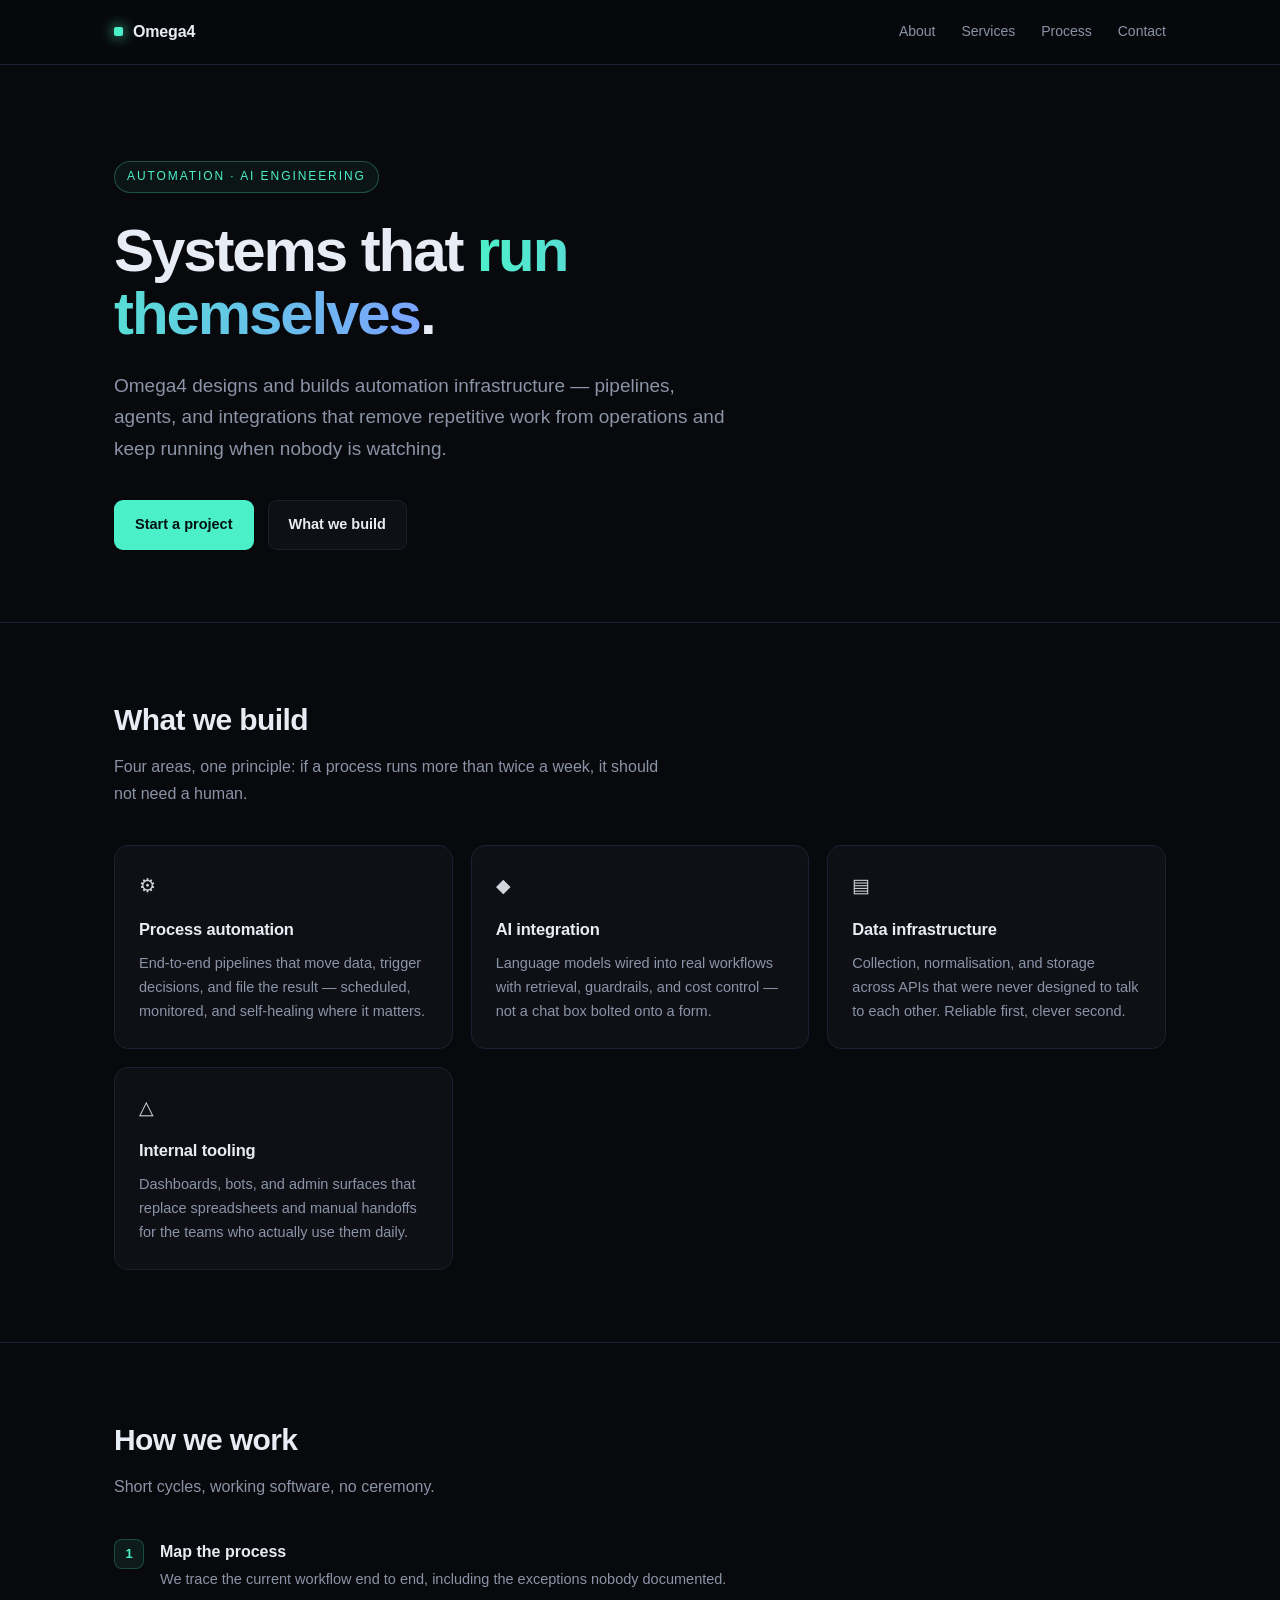
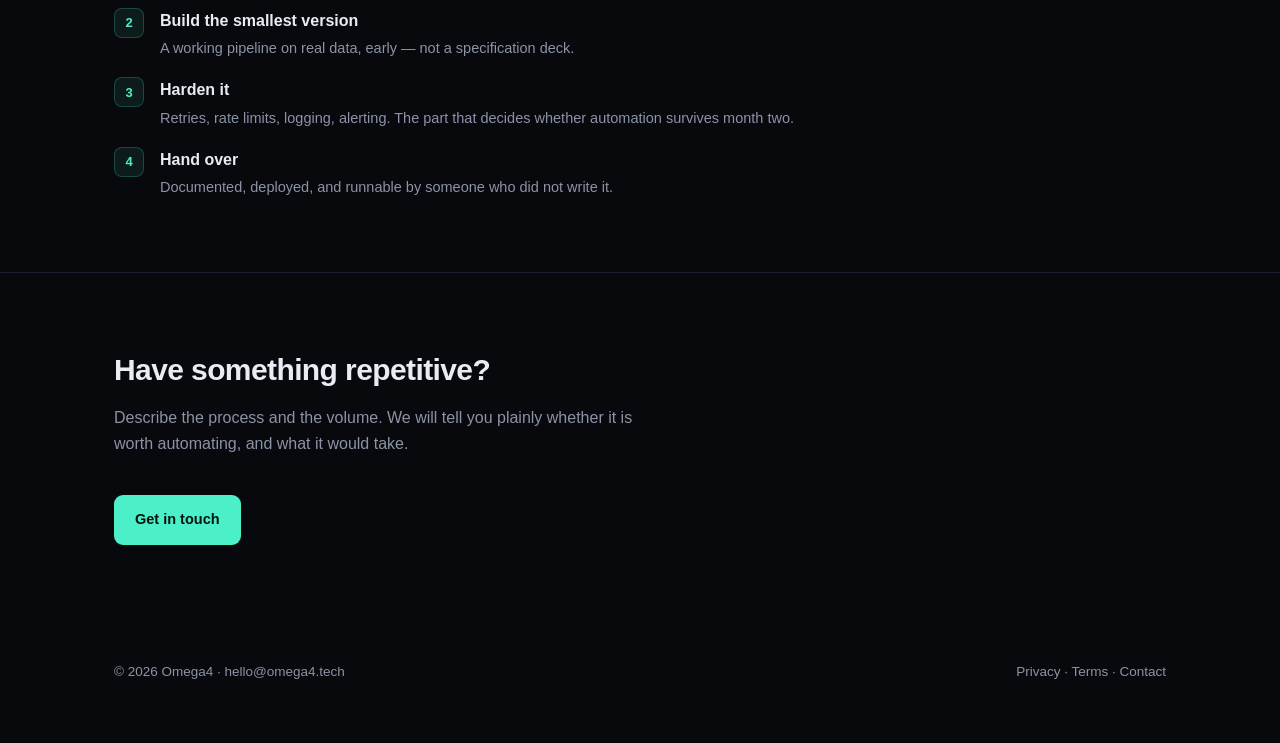
<file: index.html>
<!DOCTYPE html>
<html lang="en">
<head>
<meta charset="utf-8">
<meta name="viewport" content="width=device-width,initial-scale=1">
<title>Omega4 — Automation & AI Engineering</title>
<meta name="description" content="Omega4 builds automation infrastructure: process pipelines, AI integration, data plumbing, and internal tooling that runs without supervision.">
<link rel="canonical" href="https://omega4.tech/">
<meta property="og:title" content="Omega4 — Automation & AI Engineering">
<meta property="og:description" content="Omega4 builds automation infrastructure: process pipelines, AI integration, data plumbing, and internal tooling that runs without supervision.">
<meta property="og:type" content="website">
<meta property="og:url" content="https://omega4.tech/">
<meta name="theme-color" content="#08090c">
<link rel="icon" href="data:image/svg+xml,%3Csvg xmlns='http://www.w3.org/2000/svg' viewBox='0 0 32 32'%3E%3Crect width='32' height='32' rx='7' fill='%2308090c'/%3E%3Crect x='9' y='9' width='14' height='14' rx='3' fill='%234cf0c8'/%3E%3C/svg%3E">
<link rel="stylesheet" href="/assets/style.css">
</head>
<body>
<header>
  <div class="wrap"><nav>
    <a class="brand" href="/"><span class="dot"></span>Omega4</a>
    <ul>
      <li><a href="/about.html">About</a></li>
      <li><a href="/#services">Services</a></li>
      <li class="hide-sm"><a href="/#process">Process</a></li>
      <li><a href="/contact.html">Contact</a></li>
    </ul>
  </nav></div>
</header>

<main>
<div class="hero"><div class="wrap">
  <span class="eyebrow">Automation &middot; AI Engineering</span>
  <h1>Systems that <span class="grad">run themselves</span>.</h1>
  <p class="lede">Omega4 designs and builds automation infrastructure &mdash; pipelines, agents, and integrations that remove repetitive work from operations and keep running when nobody is watching.</p>
  <div class="cta">
    <a class="btn btn-p" href="/contact.html">Start a project</a>
    <a class="btn btn-s" href="/#services">What we build</a>
  </div>
</div></div>

<section id="services"><div class="wrap">
  <h2>What we build</h2>
  <p class="sub">Four areas, one principle: if a process runs more than twice a week, it should not need a human.</p>
  <div class="grid">
    <div class="card"><span class="ico">&#9881;</span><h3>Process automation</h3><p>End-to-end pipelines that move data, trigger decisions, and file the result &mdash; scheduled, monitored, and self-healing where it matters.</p></div>
    <div class="card"><span class="ico">&#9670;</span><h3>AI integration</h3><p>Language models wired into real workflows with retrieval, guardrails, and cost control &mdash; not a chat box bolted onto a form.</p></div>
    <div class="card"><span class="ico">&#9636;</span><h3>Data infrastructure</h3><p>Collection, normalisation, and storage across APIs that were never designed to talk to each other. Reliable first, clever second.</p></div>
    <div class="card"><span class="ico">&#9651;</span><h3>Internal tooling</h3><p>Dashboards, bots, and admin surfaces that replace spreadsheets and manual handoffs for the teams who actually use them daily.</p></div>
  </div>
</div></section>

<section id="process"><div class="wrap">
  <h2>How we work</h2>
  <p class="sub">Short cycles, working software, no ceremony.</p>
  <div class="steps">
    <div class="step"><span class="n"></span><div><b>Map the process</b><p>We trace the current workflow end to end, including the exceptions nobody documented.</p></div></div>
    <div class="step"><span class="n"></span><div><b>Build the smallest version</b><p>A working pipeline on real data, early &mdash; not a specification deck.</p></div></div>
    <div class="step"><span class="n"></span><div><b>Harden it</b><p>Retries, rate limits, logging, alerting. The part that decides whether automation survives month two.</p></div></div>
    <div class="step"><span class="n"></span><div><b>Hand over</b><p>Documented, deployed, and runnable by someone who did not write it.</p></div></div>
  </div>
</div></section>

<section style="border-bottom:none"><div class="wrap">
  <h2>Have something repetitive?</h2>
  <p class="sub">Describe the process and the volume. We will tell you plainly whether it is worth automating, and what it would take.</p>
  <a class="btn btn-p" href="/contact.html">Get in touch</a>
</div></section>
</main>
<footer>
  <div class="wrap"><div class="row">
    <div>&copy; <span id="y">2026</span> Omega4 &middot; <a href="mailto:hello@omega4.tech">hello@omega4.tech</a></div>
    <div><a href="/privacy.html">Privacy</a> &middot; <a href="/terms.html">Terms</a> &middot; <a href="/contact.html">Contact</a></div>
  </div></div>
  <script>document.getElementById('y').textContent=new Date().getFullYear();</script>
</footer>
</body>
</html>
</file>
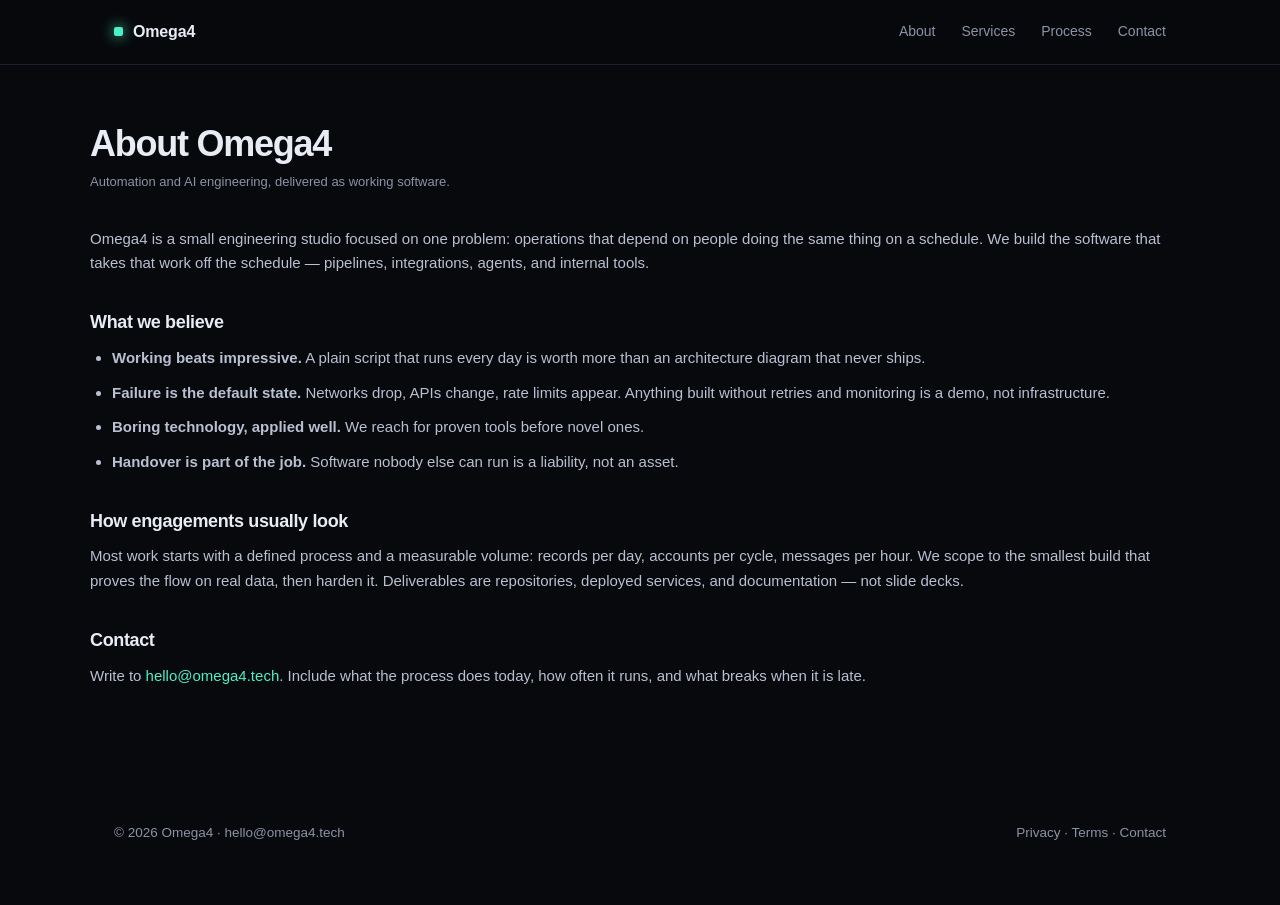
<file: about.html>
<!DOCTYPE html>
<html lang="en">
<head>
<meta charset="utf-8">
<meta name="viewport" content="width=device-width,initial-scale=1">
<title>About — Omega4</title>
<meta name="description" content="Omega4 is an engineering studio building automation pipelines, AI integrations, and internal tooling that run without supervision.">
<link rel="canonical" href="https://omega4.tech/about.html">
<meta property="og:title" content="About — Omega4">
<meta property="og:description" content="Omega4 is an engineering studio building automation pipelines, AI integrations, and internal tooling that run without supervision.">
<meta property="og:type" content="website">
<meta property="og:url" content="https://omega4.tech/about.html">
<meta name="theme-color" content="#08090c">
<link rel="icon" href="data:image/svg+xml,%3Csvg xmlns='http://www.w3.org/2000/svg' viewBox='0 0 32 32'%3E%3Crect width='32' height='32' rx='7' fill='%2308090c'/%3E%3Crect x='9' y='9' width='14' height='14' rx='3' fill='%234cf0c8'/%3E%3C/svg%3E">
<link rel="stylesheet" href="/assets/style.css">
</head>
<body>
<header>
  <div class="wrap"><nav>
    <a class="brand" href="/"><span class="dot"></span>Omega4</a>
    <ul>
      <li><a href="/about.html">About</a></li>
      <li><a href="/#services">Services</a></li>
      <li class="hide-sm"><a href="/#process">Process</a></li>
      <li><a href="/contact.html">Contact</a></li>
    </ul>
  </nav></div>
</header>

<main><div class="wrap legal">
  <h1>About Omega4</h1>
  <p class="meta">Automation and AI engineering, delivered as working software.</p>
  <p>Omega4 is a small engineering studio focused on one problem: operations that depend on people doing the same thing on a schedule. We build the software that takes that work off the schedule &mdash; pipelines, integrations, agents, and internal tools.</p>
  <h2>What we believe</h2>
  <ul>
    <li><b>Working beats impressive.</b> A plain script that runs every day is worth more than an architecture diagram that never ships.</li>
    <li><b>Failure is the default state.</b> Networks drop, APIs change, rate limits appear. Anything built without retries and monitoring is a demo, not infrastructure.</li>
    <li><b>Boring technology, applied well.</b> We reach for proven tools before novel ones.</li>
    <li><b>Handover is part of the job.</b> Software nobody else can run is a liability, not an asset.</li>
  </ul>
  <h2>How engagements usually look</h2>
  <p>Most work starts with a defined process and a measurable volume: records per day, accounts per cycle, messages per hour. We scope to the smallest build that proves the flow on real data, then harden it. Deliverables are repositories, deployed services, and documentation &mdash; not slide decks.</p>
  <h2>Contact</h2>
  <p>Write to <a href="mailto:hello@omega4.tech">hello@omega4.tech</a>. Include what the process does today, how often it runs, and what breaks when it is late.</p>
</div></main>
<footer>
  <div class="wrap"><div class="row">
    <div>&copy; <span id="y">2026</span> Omega4 &middot; <a href="mailto:hello@omega4.tech">hello@omega4.tech</a></div>
    <div><a href="/privacy.html">Privacy</a> &middot; <a href="/terms.html">Terms</a> &middot; <a href="/contact.html">Contact</a></div>
  </div></div>
  <script>document.getElementById('y').textContent=new Date().getFullYear();</script>
</footer>
</body>
</html>
</file>
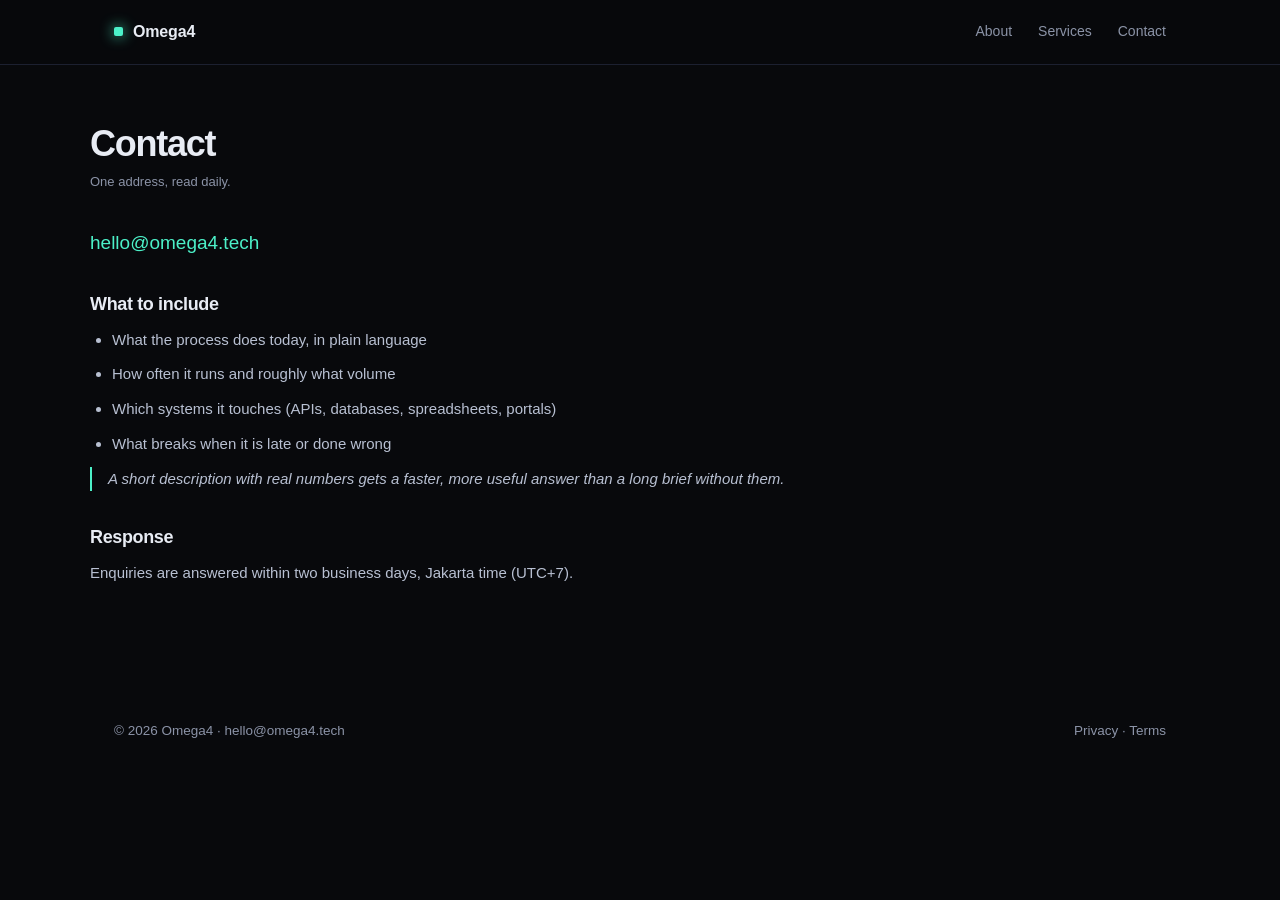
<file: contact.html>
<!DOCTYPE html>
<html lang="en">
<head>
<meta charset="utf-8">
<meta name="viewport" content="width=device-width,initial-scale=1">
<title>Contact — Omega4</title>
<meta name="description" content="Contact Omega4 about automation, AI integration, and internal tooling projects.">
<link rel="canonical" href="https://omega4.tech/contact.html">
<meta name="theme-color" content="#08090c">
<link rel="icon" href="data:image/svg+xml,%3Csvg xmlns='http://www.w3.org/2000/svg' viewBox='0 0 32 32'%3E%3Crect width='32' height='32' rx='7' fill='%2308090c'/%3E%3Crect x='9' y='9' width='14' height='14' rx='3' fill='%234cf0c8'/%3E%3C/svg%3E">
<link rel="stylesheet" href="/assets/style.css">
</head>
<body>
<header><div class="wrap"><nav>
  <a class="brand" href="/"><span class="dot"></span>Omega4</a>
  <ul><li><a href="/about.html">About</a></li><li><a href="/#services">Services</a></li><li><a href="/contact.html">Contact</a></li></ul>
</nav></div></header>

<main><div class="wrap legal">
  <h1>Contact</h1>
  <p class="meta">One address, read daily.</p>
  <p style="font-size:19px;margin:26px 0"><a href="mailto:hello@omega4.tech">hello@omega4.tech</a></p>
  <h2>What to include</h2>
  <ul>
    <li>What the process does today, in plain language</li>
    <li>How often it runs and roughly what volume</li>
    <li>Which systems it touches (APIs, databases, spreadsheets, portals)</li>
    <li>What breaks when it is late or done wrong</li>
  </ul>
  <p class="note">A short description with real numbers gets a faster, more useful answer than a long brief without them.</p>
  <h2>Response</h2>
  <p>Enquiries are answered within two business days, Jakarta time (UTC+7).</p>
</div></main>
<footer><div class="wrap"><div class="row">
  <div>&copy; <span id="y">2026</span> Omega4 &middot; <a href="mailto:hello@omega4.tech">hello@omega4.tech</a></div>
  <div><a href="/privacy.html">Privacy</a> &middot; <a href="/terms.html">Terms</a></div>
</div></div>
<script>document.getElementById('y').textContent=new Date().getFullYear();</script></footer>
</body></html>
</file>
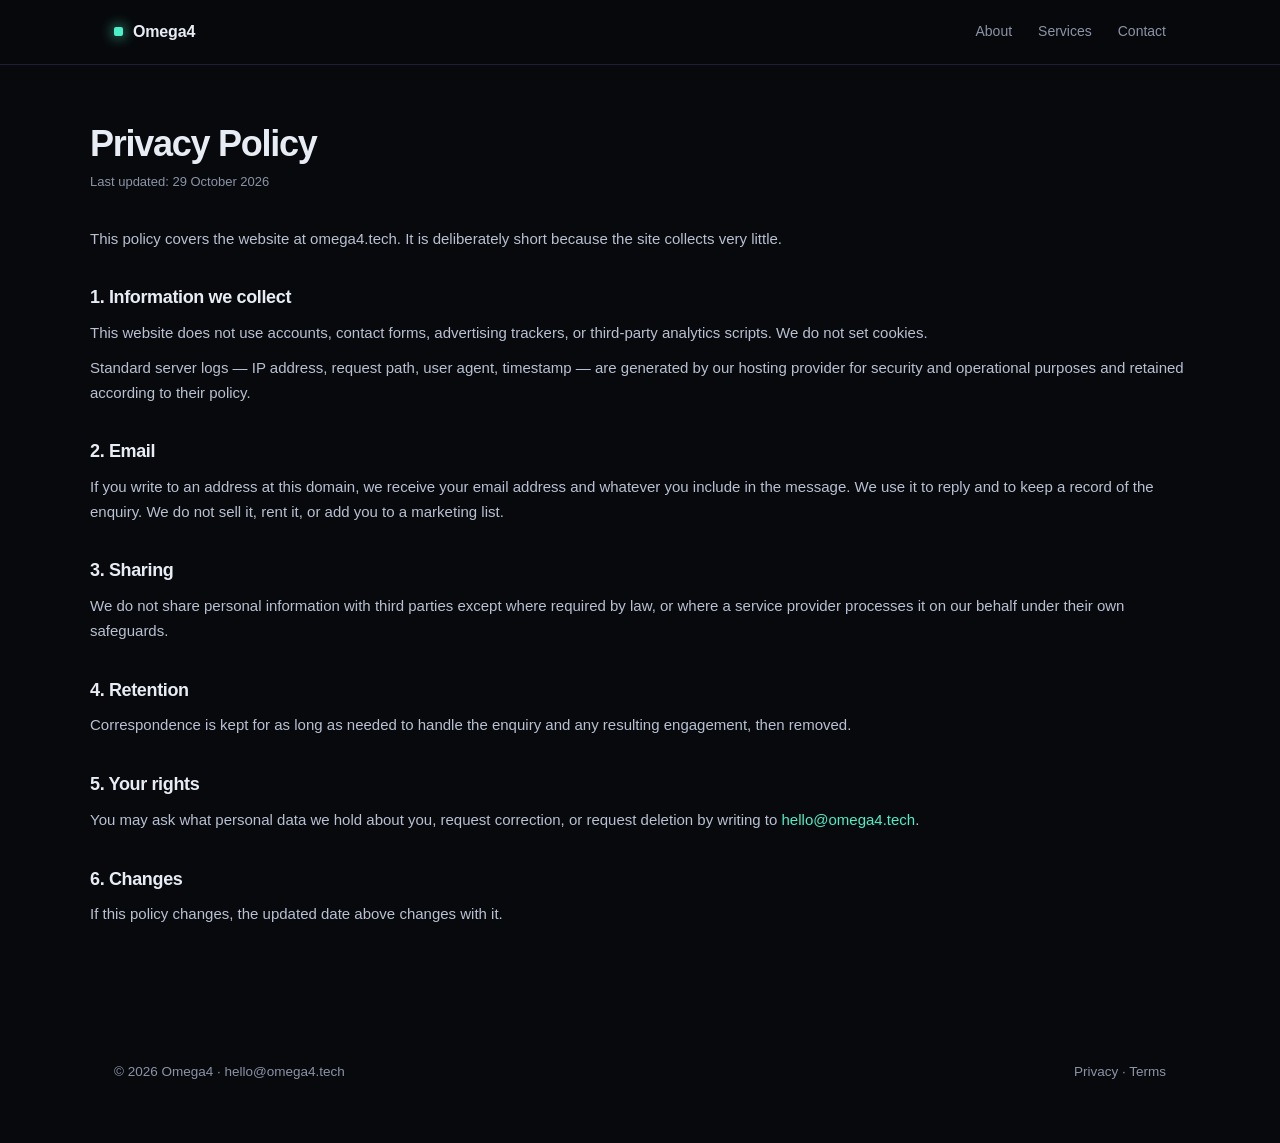
<file: privacy.html>
<!DOCTYPE html>
<html lang="en">
<head>
<meta charset="utf-8">
<meta name="viewport" content="width=device-width,initial-scale=1">
<title>Privacy Policy — Omega4</title>
<meta name="description" content="How Omega4 handles information collected through this website.">
<link rel="canonical" href="https://omega4.tech/privacy.html">
<meta name="theme-color" content="#08090c">
<link rel="icon" href="data:image/svg+xml,%3Csvg xmlns='http://www.w3.org/2000/svg' viewBox='0 0 32 32'%3E%3Crect width='32' height='32' rx='7' fill='%2308090c'/%3E%3Crect x='9' y='9' width='14' height='14' rx='3' fill='%234cf0c8'/%3E%3C/svg%3E">
<link rel="stylesheet" href="/assets/style.css">
</head>
<body>
<header><div class="wrap"><nav>
  <a class="brand" href="/"><span class="dot"></span>Omega4</a>
  <ul><li><a href="/about.html">About</a></li><li><a href="/#services">Services</a></li><li><a href="/contact.html">Contact</a></li></ul>
</nav></div></header>

<main><div class="wrap legal">
  <h1>Privacy Policy</h1>
  <p class="meta">Last updated: 29 October 2026</p>
  <p>This policy covers the website at omega4.tech. It is deliberately short because the site collects very little.</p>
  <h2>1. Information we collect</h2>
  <p>This website does not use accounts, contact forms, advertising trackers, or third-party analytics scripts. We do not set cookies.</p>
  <p>Standard server logs &mdash; IP address, request path, user agent, timestamp &mdash; are generated by our hosting provider for security and operational purposes and retained according to their policy.</p>
  <h2>2. Email</h2>
  <p>If you write to an address at this domain, we receive your email address and whatever you include in the message. We use it to reply and to keep a record of the enquiry. We do not sell it, rent it, or add you to a marketing list.</p>
  <h2>3. Sharing</h2>
  <p>We do not share personal information with third parties except where required by law, or where a service provider processes it on our behalf under their own safeguards.</p>
  <h2>4. Retention</h2>
  <p>Correspondence is kept for as long as needed to handle the enquiry and any resulting engagement, then removed.</p>
  <h2>5. Your rights</h2>
  <p>You may ask what personal data we hold about you, request correction, or request deletion by writing to <a href="mailto:hello@omega4.tech">hello@omega4.tech</a>.</p>
  <h2>6. Changes</h2>
  <p>If this policy changes, the updated date above changes with it.</p>
</div></main>
<footer><div class="wrap"><div class="row">
  <div>&copy; <span id="y">2026</span> Omega4 &middot; <a href="mailto:hello@omega4.tech">hello@omega4.tech</a></div>
  <div><a href="/privacy.html">Privacy</a> &middot; <a href="/terms.html">Terms</a></div>
</div></div>
<script>document.getElementById('y').textContent=new Date().getFullYear();</script></footer>
</body></html>
</file>
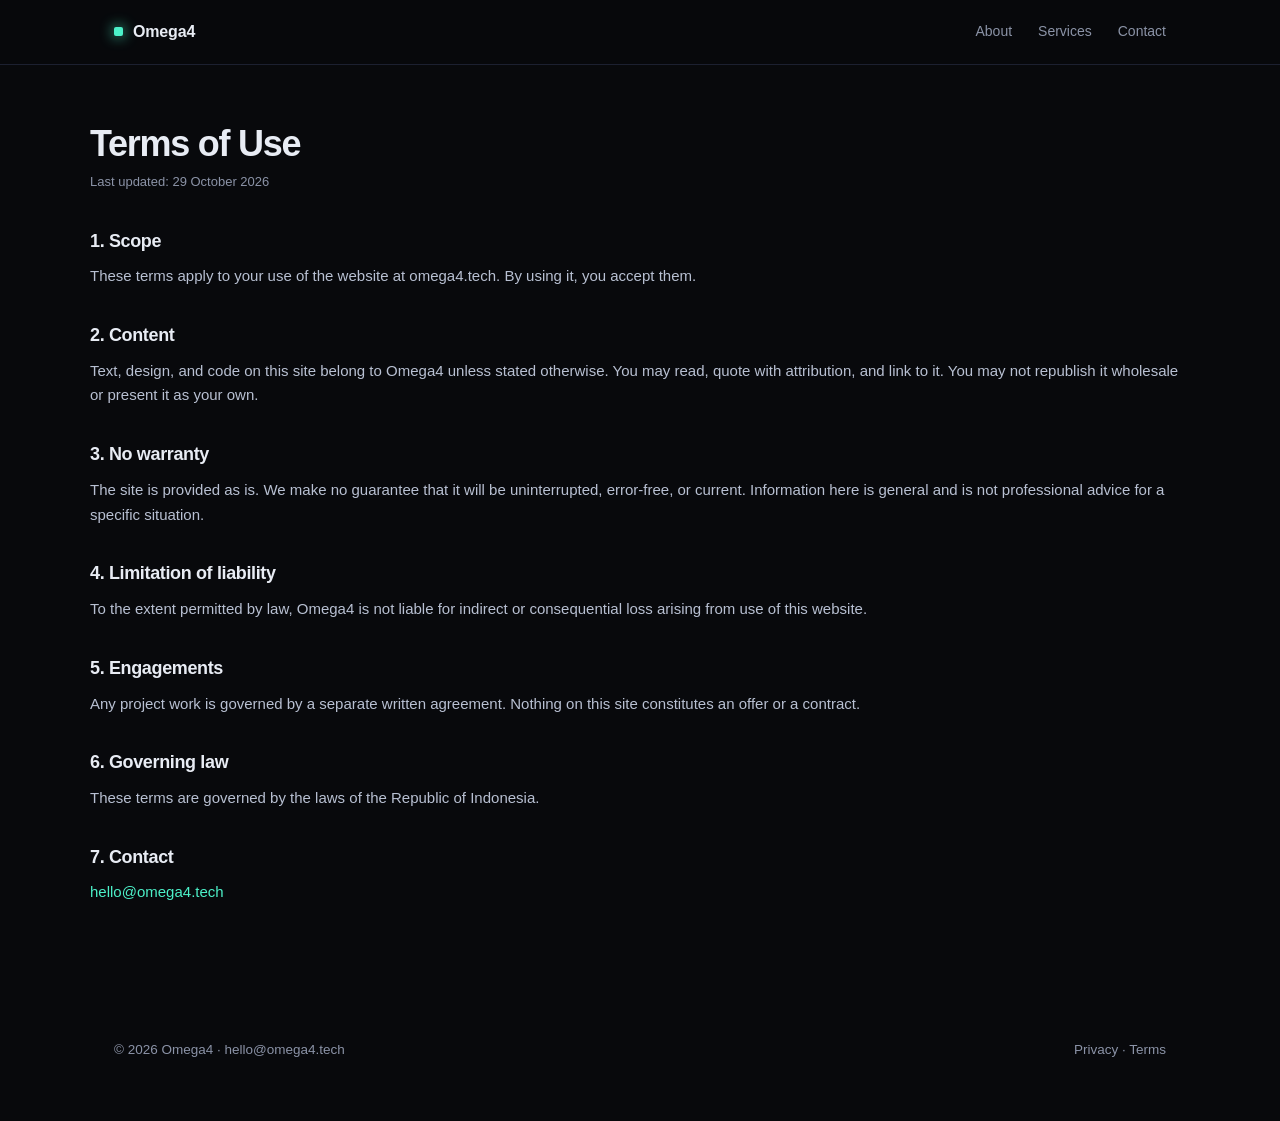
<file: terms.html>
<!DOCTYPE html>
<html lang="en">
<head>
<meta charset="utf-8">
<meta name="viewport" content="width=device-width,initial-scale=1">
<title>Terms of Use — Omega4</title>
<meta name="description" content="Terms governing use of the Omega4 website.">
<link rel="canonical" href="https://omega4.tech/terms.html">
<meta name="theme-color" content="#08090c">
<link rel="icon" href="data:image/svg+xml,%3Csvg xmlns='http://www.w3.org/2000/svg' viewBox='0 0 32 32'%3E%3Crect width='32' height='32' rx='7' fill='%2308090c'/%3E%3Crect x='9' y='9' width='14' height='14' rx='3' fill='%234cf0c8'/%3E%3C/svg%3E">
<link rel="stylesheet" href="/assets/style.css">
</head>
<body>
<header><div class="wrap"><nav>
  <a class="brand" href="/"><span class="dot"></span>Omega4</a>
  <ul><li><a href="/about.html">About</a></li><li><a href="/#services">Services</a></li><li><a href="/contact.html">Contact</a></li></ul>
</nav></div></header>

<main><div class="wrap legal">
  <h1>Terms of Use</h1>
  <p class="meta">Last updated: 29 October 2026</p>
  <h2>1. Scope</h2>
  <p>These terms apply to your use of the website at omega4.tech. By using it, you accept them.</p>
  <h2>2. Content</h2>
  <p>Text, design, and code on this site belong to Omega4 unless stated otherwise. You may read, quote with attribution, and link to it. You may not republish it wholesale or present it as your own.</p>
  <h2>3. No warranty</h2>
  <p>The site is provided as is. We make no guarantee that it will be uninterrupted, error-free, or current. Information here is general and is not professional advice for a specific situation.</p>
  <h2>4. Limitation of liability</h2>
  <p>To the extent permitted by law, Omega4 is not liable for indirect or consequential loss arising from use of this website.</p>
  <h2>5. Engagements</h2>
  <p>Any project work is governed by a separate written agreement. Nothing on this site constitutes an offer or a contract.</p>
  <h2>6. Governing law</h2>
  <p>These terms are governed by the laws of the Republic of Indonesia.</p>
  <h2>7. Contact</h2>
  <p><a href="mailto:hello@omega4.tech">hello@omega4.tech</a></p>
</div></main>
<footer><div class="wrap"><div class="row">
  <div>&copy; <span id="y">2026</span> Omega4 &middot; <a href="mailto:hello@omega4.tech">hello@omega4.tech</a></div>
  <div><a href="/privacy.html">Privacy</a> &middot; <a href="/terms.html">Terms</a></div>
</div></div>
<script>document.getElementById('y').textContent=new Date().getFullYear();</script></footer>
</body></html>
</file>
<file: assets/style.css>
:root{
  --bg:#08090c; --panel:#0e1016; --line:#1c2030; --txt:#e8ecf4;
  --dim:#8b93a7; --accent:#4cf0c8; --accent2:#7aa2ff; --max:1100px;
}
*{box-sizing:border-box;margin:0;padding:0}
html{scroll-behavior:smooth}
body{
  background:var(--bg); color:var(--txt); line-height:1.65;
  font-family:-apple-system,BlinkMacSystemFont,"Segoe UI",Inter,Roboto,Helvetica,Arial,sans-serif;
  -webkit-font-smoothing:antialiased;
}
.wrap{max-width:var(--max);margin:0 auto;padding:0 24px}
a{color:var(--accent);text-decoration:none}
a:hover{text-decoration:underline}
header{
  position:sticky;top:0;z-index:10;background:rgba(8,9,12,.82);
  backdrop-filter:blur(12px);border-bottom:1px solid var(--line);
}
nav{display:flex;align-items:center;justify-content:space-between;height:64px}
.brand{display:flex;align-items:center;gap:10px;font-weight:650;letter-spacing:-.01em;color:var(--txt)}
.brand:hover{text-decoration:none}
.dot{width:9px;height:9px;border-radius:2px;background:var(--accent);box-shadow:0 0 14px var(--accent)}
nav ul{display:flex;gap:26px;list-style:none;font-size:14px}
nav ul a{color:var(--dim)}
nav ul a:hover{color:var(--txt);text-decoration:none}
@media(max-width:640px){nav ul{gap:14px;font-size:13px}.hide-sm{display:none}}

.hero{padding:96px 0 72px;border-bottom:1px solid var(--line)}
.eyebrow{
  display:inline-block;font-size:12px;letter-spacing:.16em;text-transform:uppercase;
  color:var(--accent);border:1px solid rgba(76,240,200,.28);border-radius:999px;
  padding:5px 12px;margin-bottom:26px;background:rgba(76,240,200,.05);
}
h1{font-size:clamp(34px,6vw,60px);line-height:1.06;letter-spacing:-.035em;font-weight:680;max-width:16ch}
h1 .grad{background:linear-gradient(96deg,var(--accent),var(--accent2));-webkit-background-clip:text;background-clip:text;color:transparent}
.lede{margin-top:24px;font-size:clamp(16px,2vw,19px);color:var(--dim);max-width:58ch}
.cta{display:flex;gap:14px;margin-top:36px;flex-wrap:wrap}
.btn{
  display:inline-flex;align-items:center;gap:8px;padding:12px 20px;border-radius:9px;
  font-size:14.5px;font-weight:560;border:1px solid transparent;transition:.18s;
}
.btn-p{background:var(--accent);color:#04120f}
.btn-p:hover{filter:brightness(1.08);text-decoration:none}
.btn-s{border-color:var(--line);color:var(--txt);background:var(--panel)}
.btn-s:hover{border-color:var(--accent);text-decoration:none}

section{padding:72px 0;border-bottom:1px solid var(--line)}
h2{font-size:clamp(22px,3vw,30px);letter-spacing:-.02em;font-weight:640;margin-bottom:10px}
.sub{color:var(--dim);max-width:62ch;margin-bottom:38px}
.grid{display:grid;grid-template-columns:repeat(auto-fit,minmax(260px,1fr));gap:18px}
.card{
  background:var(--panel);border:1px solid var(--line);border-radius:14px;padding:24px;transition:.2s;
}
.card:hover{border-color:#2b3450;transform:translateY(-2px)}
.card h3{font-size:16.5px;font-weight:600;margin-bottom:9px;letter-spacing:-.01em}
.card p{color:var(--dim);font-size:14.5px}
.card .ico{font-size:19px;margin-bottom:14px;display:block;opacity:.9}

.steps{counter-reset:s;display:grid;gap:16px;margin-top:8px}
.step{display:flex;gap:16px;align-items:flex-start}
.step .n{
  counter-increment:s;flex:0 0 30px;height:30px;border-radius:8px;display:grid;place-items:center;
  background:rgba(76,240,200,.08);border:1px solid rgba(76,240,200,.22);color:var(--accent);
  font-size:13px;font-weight:600;
}
.step .n::before{content:counter(s)}
.step div p{color:var(--dim);font-size:14.5px;margin-top:3px}
.step b{font-weight:600}

footer{padding:44px 0 60px;color:var(--dim);font-size:13.5px}
footer .row{display:flex;justify-content:space-between;gap:20px;flex-wrap:wrap;align-items:center}
footer a{color:var(--dim)}
footer a:hover{color:var(--txt)}
.legal{padding:60px 0 80px}
.legal h1{font-size:clamp(26px,4vw,36px);margin-bottom:8px}
.legal .meta{color:var(--dim);font-size:13px;margin-bottom:34px}
.legal h2{font-size:18px;margin:32px 0 8px}
.legal p,.legal li{color:#b8c0d2;font-size:15px;margin-bottom:10px}
.legal ul{padding-left:22px}
.note{border-left:2px solid var(--accent);padding-left:16px;color:var(--dim);font-style:italic}
</file>
